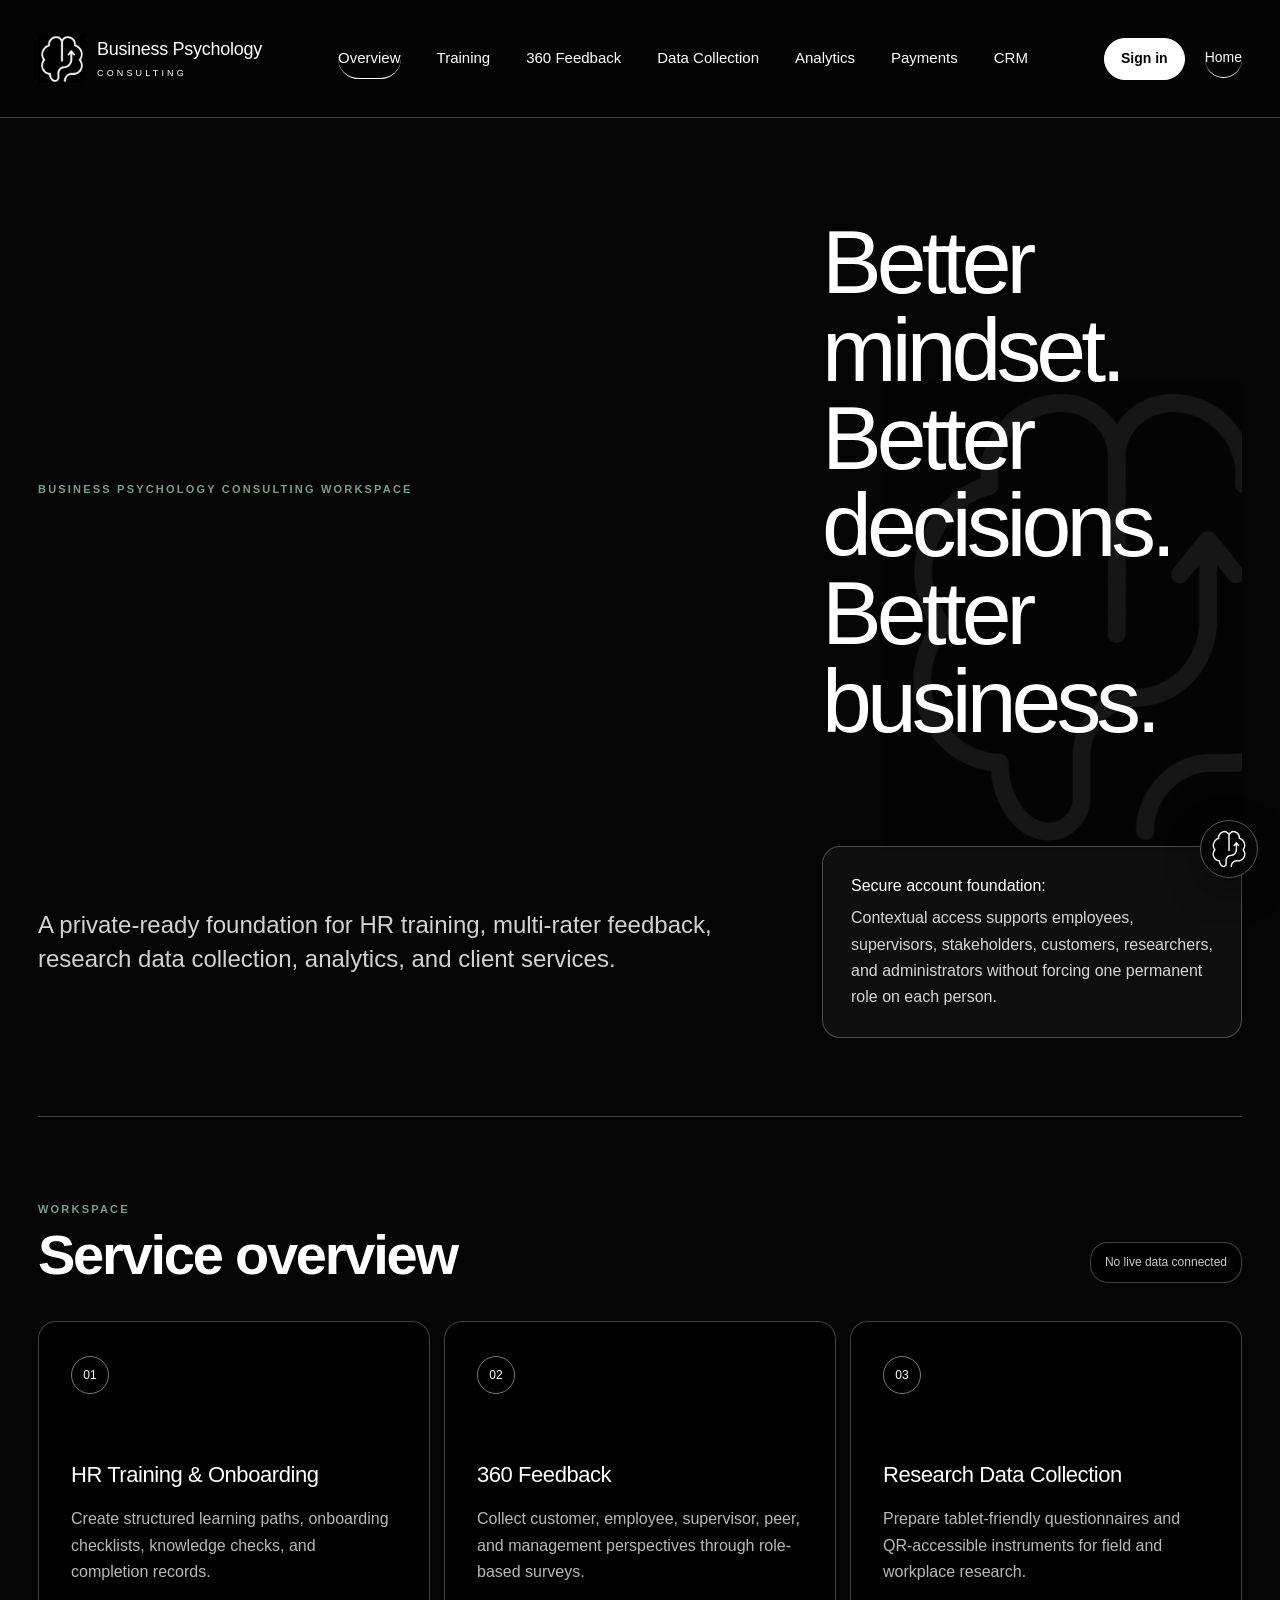
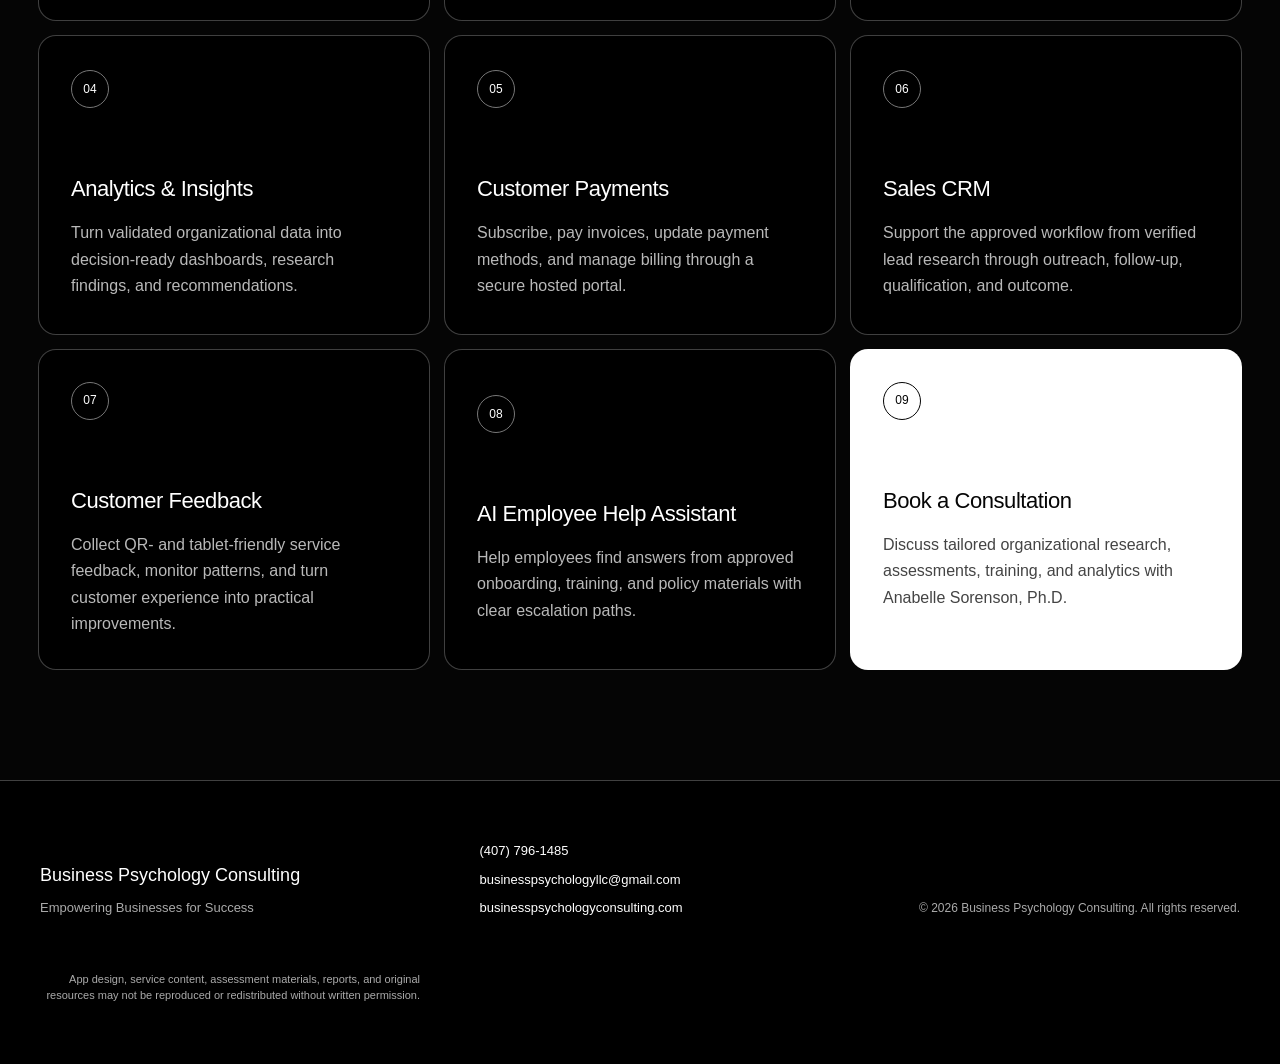
<file: app/index.html>
<!doctype html>
<html lang="en">
<head>
  <meta charset="utf-8">
  <meta name="viewport" content="width=device-width,initial-scale=1,viewport-fit=cover">
  <meta name="theme-color" content="#1d1d1f">
  <meta name="description" content="Business Psychology Consulting client and team workspace">
  <title>Business Psychology Consulting | Workspace</title>
  <link rel="icon" href="../favicon.svg" type="image/svg+xml">
  <link rel="stylesheet" href="styles.css">
  <link rel="stylesheet" href="../chat-agent.css">
</head>
<body>
  <a class="skip-link" href="#workspace">Skip to workspace</a>
  <header class="topbar">
    <a class="brand" href="../index.html" aria-label="Business Psychology Consulting website">
      <img src="../favicon.svg" alt="" width="44" height="44">
      <span><strong>Business Psychology</strong><small>CONSULTING</small></span>
    </a>
    <button class="menu-button" type="button" aria-expanded="false" aria-controls="app-nav">Menu</button>
    <nav id="app-nav" aria-label="Workspace navigation">
      <button class="nav-item active" data-view="overview">Overview</button>
      <button class="nav-item" data-view="training">Training</button>
      <button class="nav-item" data-view="feedback">360 Feedback</button>
      <button class="nav-item" data-view="collection">Data Collection</button>
      <button class="nav-item" data-view="analytics">Analytics</button>
      <button class="nav-item" data-view="billing">Payments</button>
      <button class="nav-item" data-view="crm">CRM</button>
    </nav>
    <div class="topbar-actions"><button id="account-button" class="account-button" type="button" aria-haspopup="dialog" aria-expanded="false">Sign in</button><a class="website-link" href="../index.html">Home</a></div>
  </header>

  <main id="workspace">
    <section class="hero">
      <p class="eyebrow">Business Psychology Consulting Workspace</p>
      <h1>Better mindset.<br>Better decisions.<br><span>Better business.</span></h1>
      <p>A private-ready foundation for HR training, multi-rater feedback, research data collection, analytics, and client services.</p>
      <div class="notice" role="note"><strong>Secure account foundation:</strong> Contextual access supports employees, supervisors, stakeholders, customers, researchers, and administrators without forcing one permanent role on each person.</div>
    </section>

    <section class="view active" id="overview" aria-labelledby="overview-title">
      <div class="section-heading"><div><p class="eyebrow">Workspace</p><h2 id="overview-title">Service overview</h2></div><span class="status">No live data connected</span></div>
      <div class="module-grid">
        <button class="module-card" data-open="training"><span>01</span><h3>HR Training & Onboarding</h3><p>Create structured learning paths, onboarding checklists, knowledge checks, and completion records.</p></button>
        <button class="module-card" data-open="feedback"><span>02</span><h3>360 Feedback</h3><p>Collect customer, employee, supervisor, peer, and management perspectives through role-based surveys.</p></button>
        <button class="module-card" data-open="collection"><span>03</span><h3>Research Data Collection</h3><p>Prepare tablet-friendly questionnaires and QR-accessible instruments for field and workplace research.</p></button>
        <button class="module-card" data-open="analytics"><span>04</span><h3>Analytics & Insights</h3><p>Turn validated organizational data into decision-ready dashboards, research findings, and recommendations.</p></button>
        <button class="module-card" data-open="billing"><span>05</span><h3>Customer Payments</h3><p>Subscribe, pay invoices, update payment methods, and manage billing through a secure hosted portal.</p></button>
        <button class="module-card" data-open="crm"><span>06</span><h3>Sales CRM</h3><p>Support the approved workflow from verified lead research through outreach, follow-up, qualification, and outcome.</p></button>
        <button class="module-card" data-open="customer-feedback"><span>07</span><h3>Customer Feedback</h3><p>Collect QR- and tablet-friendly service feedback, monitor patterns, and turn customer experience into practical improvements.</p></button>
        <button class="module-card" data-open="ai-assistant"><span>08</span><h3>AI Employee Help Assistant</h3><p>Help employees find answers from approved onboarding, training, and policy materials with clear escalation paths.</p></button>
        <a class="module-card consultation" href="https://calendly.com/anabellesor" target="_blank" rel="noopener"><span>09</span><h3>Book a Consultation</h3><p>Discuss tailored organizational research, assessments, training, and analytics with Anabelle Sorenson, Ph.D.</p></a>
      </div>
    </section>

    <section class="view" id="training" aria-labelledby="training-title">
      <div class="section-heading"><div><p class="eyebrow">Module</p><h2 id="training-title">HR Training & Onboarding</h2></div><span class="status">Awaiting authentication</span></div>
      <div class="empty-state"><h3>No training programs have been connected</h3><p>This module will support PowerPoint-based training, e-learning modules, video learning, onboarding checklists, knowledge checks, and competency evaluations.</p><button disabled>Create program after setup</button></div>
    </section>

    <section class="view" id="feedback" aria-labelledby="feedback-title">
      <div class="section-heading"><div><p class="eyebrow">Module</p><h2 id="feedback-title">360 Feedback</h2></div><span class="status">Awaiting authentication</span></div>
      <div class="role-grid">
        <article><h3>Employee</h3><p>Complete assigned training and provide workplace feedback.</p></article>
        <article><h3>Supervisor & Peer</h3><p>Provide structured observations only for assigned relationships.</p></article>
        <article><h3>Management</h3><p>Review authorized aggregate patterns and development priorities.</p></article>
        <article><h3>Stakeholder</h3><p>Contribute project, partner, or organizational perspectives.</p></article>
        <article><h3>Customer</h3><p>Share service feedback through a secure, limited invitation.</p></article>
        <article><h3>Research Participant</h3><p>Complete approved instruments without receiving wider account access.</p></article>
      </div>
      <div class="empty-state compact"><h3>No feedback cycles are active</h3><p>Responses will remain private and role permissions will be enforced after the secure backend is connected.</p></div>
    </section>

    <section class="view" id="collection" aria-labelledby="collection-title">
      <div class="section-heading"><div><p class="eyebrow">Module</p><h2 id="collection-title">Research Data Collection</h2></div><span class="status">No instruments published</span></div>
      <div class="empty-state"><h3>Tablet and QR collection foundation</h3><p>Designed for employee engagement, cultural climate, job satisfaction, turnover intentions, customer feedback, and custom organizational assessments.</p><button disabled>Publish after secure setup</button></div>
    </section>

    <section class="view" id="analytics" aria-labelledby="analytics-title">
      <div class="section-heading"><div><p class="eyebrow">Module</p><h2 id="analytics-title">Analytics & Research Insights</h2></div><span class="status">Demonstration only</span></div>
      <div class="demo-banner"><strong>Illustrative dashboard</strong><p>The values below are intentionally labeled example data. They demonstrate the reporting interface and are not Business Psychology Consulting or client results.</p></div>
      <div class="analytics-grid">
        <figure class="chart-card">
          <figcaption><span>Performance metrics</span><strong>Example organizational performance dimensions</strong></figcaption>
          <div class="bar-chart" role="img" aria-label="Example horizontal bar chart: role clarity 82, manager support 74, team trust 79, growth 67, workload 61">
            <div><span>Role clarity</span><i style="--value:82%"></i><b>82</b></div>
            <div><span>Manager support</span><i style="--value:74%"></i><b>74</b></div>
            <div><span>Team trust</span><i style="--value:79%"></i><b>79</b></div>
            <div><span>Growth</span><i style="--value:67%"></i><b>67</b></div>
            <div><span>Workload</span><i style="--value:61%"></i><b>61</b></div>
          </div>
          <p class="chart-note">Illustrative performance index · 0–100</p>
        </figure>

        <figure class="chart-card">
          <figcaption><span>Trend monitoring</span><strong>Example satisfaction trend</strong></figcaption>
          <svg class="line-chart" viewBox="0 0 520 260" role="img" aria-labelledby="trend-title trend-desc">
            <title id="trend-title">Example six-period satisfaction trend</title>
            <desc id="trend-desc">An illustrative line increases from 58 to 76 with a brief decline during period four.</desc>
            <g class="chart-grid"><path d="M45 35H500M45 90H500M45 145H500M45 200H500"/><path d="M45 25V210"/></g>
            <path class="trend-area" d="M45 175L135 155L225 126L315 140L405 95L495 70L495 210L45 210Z"/>
            <path class="trend-line" d="M45 175L135 155L225 126L315 140L405 95L495 70"/>
            <g class="trend-points"><circle cx="45" cy="175" r="5"/><circle cx="135" cy="155" r="5"/><circle cx="225" cy="126" r="5"/><circle cx="315" cy="140" r="5"/><circle cx="405" cy="95" r="5"/><circle cx="495" cy="70" r="5"/></g>
            <g class="chart-labels"><text x="45" y="235">P1</text><text x="135" y="235">P2</text><text x="225" y="235">P3</text><text x="315" y="235">P4</text><text x="405" y="235">P5</text><text x="495" y="235">P6</text></g>
          </svg>
          <div class="chart-summary"><strong>+18</strong><span>illustrative index-point change</span></div>
        </figure>

        <figure class="chart-card radar-card">
          <figcaption><span>Multi-rater feedback</span><strong>Example 360 profile</strong></figcaption>
          <svg class="radar-chart" viewBox="0 0 360 310" role="img" aria-labelledby="radar-title radar-desc">
            <title id="radar-title">Example 360 feedback profile</title>
            <desc id="radar-desc">Illustrative scores across communication, strategy, coaching, adaptability, and execution.</desc>
            <g class="radar-grid"><polygon points="180,30 319,131 266,294 94,294 41,131"/><polygon points="180,72 274,140 238,250 122,250 86,140"/><polygon points="180,113 230,150 211,207 149,207 130,150"/><path d="M180 30V207M319 131L149 207M266 294L130 150M94 294L230 150M41 131L211 207"/></g>
            <polygon class="radar-value" points="180,57 282,143 241,258 111,267 72,141"/>
            <g class="radar-points"><circle cx="180" cy="57" r="5"/><circle cx="282" cy="143" r="5"/><circle cx="241" cy="258" r="5"/><circle cx="111" cy="267" r="5"/><circle cx="72" cy="141" r="5"/></g>
            <g class="radar-labels"><text x="180" y="18">Communication</text><text x="340" y="126">Strategy</text><text x="285" y="307">Coaching</text><text x="70" y="307">Adaptability</text><text x="20" y="126">Execution</text></g>
          </svg>
          <div class="chart-legend"><span><i></i>Illustrative combined score</span></div>
        </figure>

        <article class="insight-card">
          <p class="eyebrow">Example interpretation</p>
          <h3>From measurement to action</h3>
          <p>A completed client dashboard could identify strengths, gaps, changes over time, and meaningful differences across stakeholder groups.</p>
          <ul><li>Validate measures before drawing conclusions</li><li>Protect respondent confidentiality</li><li>Separate descriptive patterns from causal claims</li><li>Translate results into prioritized recommendations</li></ul>
          <a href="https://calendly.com/anabellesor" target="_blank" rel="noopener">Discuss an analytics project</a>
        </article>
      </div>
    </section>



    <section class="view" id="customer-feedback" aria-labelledby="customer-feedback-title">
      <div class="section-heading"><div><p class="eyebrow">Managed service</p><h2 id="customer-feedback-title">Customer Feedback System</h2></div><span class="status">Awaiting secure setup</span></div>
      <div class="service-detail-grid"><article><h3>Easy participation</h3><p>Customers can respond through secure links, QR codes, or tablet-friendly questionnaires without receiving unnecessary organization access.</p></article><article><h3>Actionable measurement</h3><p>Track service experience, relationship quality, satisfaction, and client-specific priorities using appropriately designed measures.</p></article><article><h3>Recurring interpretation</h3><p>Review aggregate patterns and recurring summaries that distinguish descriptive findings from unsupported causal claims.</p></article></div>
      <div class="empty-state compact"><h3>No customer feedback project is active</h3><p>Each client engagement will use its own instruments, permissions, confidentiality rules, and reporting schedule.</p></div>
    </section>

    <section class="view" id="ai-assistant" aria-labelledby="ai-assistant-title">
      <div class="section-heading"><div><p class="eyebrow">Managed service</p><h2 id="ai-assistant-title">AI Employee Help Assistant</h2></div><span class="status">Controlled knowledge only</span></div>
      <div class="service-detail-grid"><article><h3>Approved sources</h3><p>Answers are grounded in client-approved onboarding, training, and policy materials rather than unrestricted or invented company information.</p></article><article><h3>Role-aware access</h3><p>Employees receive only the information authorized for their organization, project, and account context.</p></article><article><h3>Human escalation</h3><p>Questions involving exceptions, sensitive decisions, or unavailable information are directed to the appropriate organizational contact.</p></article></div>
      <div class="empty-state compact"><h3>No organization knowledge base is connected</h3><p>The assistant activates only after approved source materials, privacy rules, and escalation contacts are configured.</p></div>
    </section>

    <section class="view" id="billing" aria-labelledby="billing-title">
      <div class="section-heading"><div><p class="eyebrow">Customer portal</p><h2 id="billing-title">Payments & Subscriptions</h2></div><span class="status" id="billing-status">Secure checkout setup</span></div>
      <div class="billing-intro">
        <div><h3>Simple, automatic monthly billing</h3><p>Choose a service plan or open the secure billing portal to manage payment methods, invoices, and subscription status. Business Psychology Consulting does not receive or store your complete card number.</p></div>
        <button class="billing-manage" type="button" data-billing-link="portal">Manage existing billing</button>
      </div>
      <div class="plan-grid">
        <article class="plan-card"><p class="eyebrow">Essentials</p><h3>$499<span>/month</span></h3><p>For smaller organizations building a consistent feedback and performance-measurement process.</p><ul><li>Monthly employee or customer survey</li><li>Up to 25 active participants</li><li>One onboarding checklist</li><li>Performance metrics dashboard</li><li>Monthly summary</li></ul><button type="button" data-billing-link="essentials">Subscribe securely</button></article>
        <article class="plan-card featured"><p class="eyebrow">Growth</p><h3>$899<span>/month</span></h3><p>For growing organizations that need training, multi-rater feedback, and continuing insights.</p><ul><li>Up to 75 participants</li><li>Onboarding and training portal</li><li>Quarterly 360 feedback cycle</li><li>Employee and customer feedback</li><li>Monthly performance dashboard</li><li>One monthly consultation</li></ul><button type="button" data-billing-link="growth">Subscribe securely</button></article>
        <article class="plan-card"><p class="eyebrow">Strategic Insights</p><h3>$1,499<span>/month</span></h3><p>For organizations requiring customized measurement, research, and strategic interpretation.</p><ul><li>Up to 200 participants</li><li>Multiple stakeholder groups</li><li>Customized assessments</li><li>Advanced performance analytics</li><li>Quarterly research report</li><li>Priority consultation and support</li></ul><button type="button" data-billing-link="strategic">Subscribe securely</button></article>
      </div>
      <div class="payment-trust"><strong>Secure payment handling</strong><p>Checkout opens on the payment processor’s encrypted page. Subscription activation is confirmed only after the processor verifies payment.</p><a href="mailto:businesspsychologyllc@gmail.com?subject=Custom%20service%20proposal">Request a custom proposal</a></div>
    </section>

    <section class="view" id="crm" aria-labelledby="crm-title">
      <div class="section-heading"><div><p class="eyebrow">Module</p><h2 id="crm-title">Sales CRM</h2></div><span class="status connected">Live Google Sheet connected</span></div>
      <ol class="workflow" aria-label="Sales workflow">
        <li>Find</li><li>Research</li><li>Verify email</li><li>Approve</li><li>Send</li><li>Follow up</li><li>Reply</li><li>Qualify</li><li>Meet</li><li>Won / Lost</li>
      </ol>
      <div class="crm-access-note">
        <div><strong>Access-controlled workspace</strong><p>Sign in with a Google account that has permission to the master CRM. The Sheet remains the source of truth for approvals, follow-ups, replies, and outcomes.</p></div>
        <a class="crm-open-button" href="https://docs.google.com/spreadsheets/d/17ohN8N_C8J54A_lTX8icMCtzMeDAB8zLsQCmQFx11KY/edit#gid=1067454422" target="_blank" rel="noopener">Open Live CRM</a>
      </div>
      <div class="crm-frame-wrap">
        <iframe
          class="crm-frame"
          title="Business Psychology Consulting live Google Sheets CRM"
          src="https://docs.google.com/spreadsheets/d/17ohN8N_C8J54A_lTX8icMCtzMeDAB8zLsQCmQFx11KY/edit?rm=minimal#gid=1067454422"
          loading="lazy"
          referrerpolicy="no-referrer"
          allow="clipboard-read; clipboard-write"
        ></iframe>
      </div>
      <p class="tracking-note">Email opens remain unavailable unless a consent-aware tracking provider is connected. Gmail send and reply activity should not be treated as proof of an open.</p>
    </section>
  </main>

  <dialog id="auth-dialog" class="auth-dialog" aria-labelledby="auth-title">
    <button id="auth-close" class="auth-close" type="button" aria-label="Close sign in">×</button>
    <div class="auth-brand"><img src="../favicon.svg" alt="" width="50" height="50"><div><strong>Business Psychology</strong><small>CONSULTING</small></div></div>
    <p class="eyebrow">Secure workspace</p><h2 id="auth-title">Sign in to your account</h2>
    <p>Your access adapts to each organization, project, and feedback assignment.</p>
    <form id="auth-form"><label>Email<input name="email" type="email" autocomplete="username" required></label><label>Password<input name="password" type="password" autocomplete="current-password" required></label><button type="submit">Sign in</button></form>
    <p id="auth-message" class="auth-message" role="status"></p>
  </dialog>
  <aside id="account-panel" class="account-panel" hidden aria-label="Account and access context"></aside>

  <footer>
    <div><strong>Business Psychology Consulting</strong><p>Empowering Businesses for Success</p></div>
    <div><a href="tel:+14077961485">(407) 796-1485</a><a href="mailto:businesspsychologyllc@gmail.com">businesspsychologyllc@gmail.com</a><a href="https://businesspsychologyconsulting.com">businesspsychologyconsulting.com</a></div>
    <p>© 2026 Business Psychology Consulting. All rights reserved.</p><p class="app-copyright">App design, service content, assessment materials, reports, and original resources may not be reproduced or redistributed without written permission.</p>
  </footer>
  <script src="config.js"></script>
  <script src="app.js"></script>
  <script src="auth.js"></script>
  <script src="billing.js"></script>
  <script src="../chat-agent.js" defer></script>
</body>
</html>
</file>
<file: app/styles.css>
:root{
  --black:#050505;
  --panel:#151515;
  --panel-soft:#242424;
  --white:#fff;
  --paper:#f3f2ef;
  --green:#7d9d8c;
  --line:rgba(255,255,255,.25);
  --max:1280px;
}
*{box-sizing:border-box}
html{scroll-behavior:smooth;background:var(--black)}
body{
  margin:0;
  background:var(--black);
  color:var(--white);
  font-family:"SF Pro Display","SF Pro Text",-apple-system,BlinkMacSystemFont,"Helvetica Neue",Arial,sans-serif;
  font-weight:400;
  line-height:1.55;
  -webkit-font-smoothing:antialiased;
}
button,a{font:inherit}
.skip-link{position:fixed;left:16px;top:-80px;z-index:100;background:#fff;color:#111;padding:12px 16px}
.skip-link:focus{top:16px}

.topbar{
  position:sticky;top:0;z-index:20;
  height:118px;
  max-width:var(--max);margin:auto;
  padding:0 38px;
  display:grid;grid-template-columns:auto 1fr auto;align-items:center;gap:32px;
  background:rgba(5,5,5,.96);
  border-bottom:1px solid var(--line);
  backdrop-filter:blur(20px);
}
.brand{display:inline-flex;align-items:center;gap:11px;color:inherit;text-decoration:none;min-width:max-content}
.brand img{width:48px;height:48px;object-fit:contain;background:#000}
.brand span{display:grid}
.brand strong{font-size:18px;font-weight:500;letter-spacing:-.015em}
.brand small{margin-top:3px;font-size:9px;font-weight:500;letter-spacing:.35em}
nav{display:flex;justify-content:center;gap:36px}
.nav-item,.menu-button{
  border:0;border-bottom:1px solid transparent;background:transparent;color:#fff;
  padding:8px 0;cursor:pointer;font-size:15px;font-weight:500;
}
.nav-item:hover,.nav-item:focus-visible,.nav-item.active{border-color:#fff;outline:none}
.website-link{color:#fff;text-decoration:none;font-size:14px;border-bottom:1px solid #fff;padding:8px 0}
.menu-button{display:none}

main{max-width:var(--max);margin:auto;padding:0 38px 110px}
.hero{
  position:relative;
  min-height:620px;
  display:grid;grid-template-columns:minmax(0,1fr) minmax(300px,420px);
  gap:70px;align-items:center;
  padding:85px 0 78px;
  border-bottom:1px solid var(--line);
  overflow:hidden;
}
.hero::after{
  content:"";
  position:absolute;right:-110px;top:50%;transform:translateY(-50%);
  width:470px;height:470px;
  background:url("../favicon.svg") center/contain no-repeat;
  opacity:.065;pointer-events:none;
}
.hero>*{position:relative;z-index:1}
.hero h1{
  margin:16px 0 30px;
  max-width:850px;
  font-size:clamp(58px,7vw,90px);
  font-weight:500;line-height:.98;letter-spacing:-.055em;
}
.hero h1 span{color:#fff}
.hero>p:not(.eyebrow){max-width:700px;margin:0;color:#d2d2d2;font-size:24px;line-height:1.4}
.eyebrow{margin:0;text-transform:uppercase;letter-spacing:.2em;font-size:11px;font-weight:600;color:var(--green)}
.notice{
  align-self:end;
  padding:26px 28px;
  border:1px solid var(--line);
  background:rgba(255,255,255,.045);
  color:#d6d6d6;
  line-height:1.65;
}
.notice strong{display:block;margin-bottom:6px;color:#fff;font-weight:500}

.view{display:none;padding-top:84px;animation:fade .3s ease}
.view.active{display:block}
.section-heading{display:flex;align-items:end;justify-content:space-between;gap:24px;margin:0 0 38px}
.section-heading h2{margin:9px 0 0;font-size:clamp(42px,5vw,56px);font-weight:600;line-height:1;letter-spacing:-.04em}
.status{
  white-space:nowrap;
  border:1px solid var(--line);
  background:#000;color:#ccc;
  padding:10px 14px;
  font-size:12px;font-weight:500;
}
.module-grid{display:grid;grid-template-columns:repeat(3,1fr);gap:1px;background:var(--line);border:1px solid var(--line)}
.module-card{
  appearance:none;display:block;text-align:left;min-height:300px;
  border:0;background:#000;color:#fff;padding:32px;
  text-decoration:none;cursor:pointer;
  transition:background .25s ease;
}
.module-card:hover,.module-card:focus-visible{background:var(--panel);outline:1px solid #fff;outline-offset:-1px}
.module-card span{
  display:inline-grid;place-items:center;width:38px;height:38px;
  border:1px solid #777;border-radius:50%;background:transparent;color:#fff;font-size:12px;
}
.module-card h3{margin:64px 0 14px;font-size:22px;font-weight:500;letter-spacing:-.02em}
.module-card p{margin:0;color:#b9b9b9;line-height:1.65}
.module-card.consultation{background:#fff;color:#050505}
.module-card.consultation:hover,.module-card.consultation:focus-visible{background:var(--paper);outline-color:#000}
.module-card.consultation span{border-color:#050505;color:#050505}
.module-card.consultation p{color:#444}

.empty-state{
  display:grid;place-items:center;text-align:center;min-height:390px;padding:55px;
  border:1px solid var(--line);background:var(--panel);
}
.empty-state.compact{min-height:220px;margin-top:28px}
.empty-state h3{margin:0 0 14px;font-size:30px;font-weight:500;letter-spacing:-.03em}
.empty-state p{max-width:720px;margin:0;color:#bbb;line-height:1.7}
.empty-state button{margin-top:26px;border:1px solid #555;padding:12px 18px;background:#222;color:#888}
.role-grid{display:grid;grid-template-columns:repeat(4,1fr);gap:1px;background:var(--line);border:1px solid var(--line)}
.role-grid article{background:#000;color:#fff;padding:30px;min-height:220px}
.role-grid h3{margin:0 0 58px;font-size:21px;font-weight:500}
.role-grid p{margin:0;color:#bdbdbd;line-height:1.6}
.workflow{list-style:none;padding:0;margin:0;display:flex;overflow-x:auto;gap:1px;background:var(--line);border:1px solid var(--line);scroll-snap-type:x mandatory}
.workflow li{scroll-snap-align:start;min-width:140px;padding:24px 18px;background:#000;font-size:14px;font-weight:500;text-align:center}
.workflow li:nth-child(4),.workflow li:nth-child(8),.workflow li:nth-child(10){background:#fff;color:#000}

footer{
  max-width:var(--max);margin:auto;
  display:grid;grid-template-columns:1fr 1fr auto;gap:45px;align-items:end;
  padding:60px 40px;
  border-top:1px solid var(--line);
  background:#000;color:#ddd;font-size:13px;
}
footer strong{color:#fff;font-size:18px;font-weight:500}
footer p{margin:8px 0 0;color:#aaa}
footer div:nth-child(2){display:grid;gap:8px}
footer a{color:#fff;text-decoration:none}
footer a:hover,footer a:focus-visible{text-decoration:underline}
footer>p{font-size:12px;text-align:right}

@keyframes fade{from{opacity:.15;transform:translateY(8px)}to{opacity:1;transform:none}}
@media(max-width:1050px){
  .topbar{grid-template-columns:auto auto 1fr;height:82px;padding:0 22px}
  .menu-button{display:block;justify-self:end}
  .website-link{display:none}
  nav{display:none;position:absolute;top:82px;left:0;right:0;padding:22px;flex-direction:column;align-items:stretch;gap:10px;background:#000;border-top:1px solid #333}
  nav.open{display:flex}.nav-item{text-align:left;min-height:44px}
  .hero{grid-template-columns:1fr;gap:38px}.notice{max-width:680px}
  .module-grid{grid-template-columns:repeat(2,1fr)}
  .role-grid{grid-template-columns:repeat(2,1fr)}
}
@media(max-width:700px){
  main{padding:0 22px 78px}
  .topbar{padding:0 18px;gap:8px}
  .brand strong{font-size:14px}.brand img{width:40px;height:40px}
  .hero{min-height:540px;padding:64px 0 55px}
  .hero::after{right:-95px;width:310px;height:310px}
  .hero h1{font-size:clamp(48px,14vw,64px)}
  .hero>p:not(.eyebrow){font-size:20px}
  .section-heading{align-items:flex-start;flex-direction:column}
  .module-grid,.role-grid{grid-template-columns:1fr}
  .module-card{min-height:270px}
  .status{white-space:normal}
  .empty-state{min-height:320px;padding:38px 22px}
  footer{grid-template-columns:1fr;align-items:start;padding:48px 24px calc(48px + env(safe-area-inset-bottom))}
  footer>p{text-align:left}
}


.demo-banner{margin-bottom:1px;padding:22px 26px;display:flex;align-items:center;justify-content:space-between;gap:30px;border:1px solid var(--line);background:#fff;color:#050505}
.demo-banner strong{font-size:16px;font-weight:600;white-space:nowrap}.demo-banner p{max-width:760px;margin:0;color:#444;line-height:1.55}
.analytics-grid{display:grid;grid-template-columns:repeat(2,minmax(0,1fr));gap:1px;background:var(--line);border:1px solid var(--line)}
.chart-card,.insight-card{min-width:0;margin:0;padding:30px;background:#0a0a0a}
.chart-card figcaption{display:grid;gap:5px;margin-bottom:28px}.chart-card figcaption span{color:var(--green);font-size:11px;font-weight:600;letter-spacing:.16em;text-transform:uppercase}.chart-card figcaption strong{font-size:20px;font-weight:500}
.bar-chart{display:grid;gap:15px}.bar-chart div{display:grid;grid-template-columns:118px 1fr 28px;gap:12px;align-items:center;font-size:12px}.bar-chart span{color:#ccc}.bar-chart i{position:relative;height:9px;background:#292929;overflow:hidden}.bar-chart i::after{content:"";position:absolute;inset:0 auto 0 0;width:var(--value);background:#fff}.bar-chart b{font-weight:500;text-align:right}.chart-note{margin:22px 0 0;color:#777;font-size:11px}
.line-chart{display:block;width:100%;height:auto;overflow:visible}.chart-grid path{fill:none;stroke:#343434;stroke-width:1}.trend-area{fill:rgba(125,157,140,.14)}.trend-line{fill:none;stroke:#fff;stroke-width:3}.trend-points circle{fill:#7d9d8c;stroke:#050505;stroke-width:2}.chart-labels text{fill:#888;font-size:11px;text-anchor:middle}.chart-summary{display:flex;align-items:baseline;gap:10px;margin-top:8px}.chart-summary strong{font-size:28px;font-weight:500}.chart-summary span{color:#888;font-size:12px}
.radar-card{overflow:hidden}.radar-chart{display:block;width:min(100%,390px);height:auto;margin:auto;overflow:visible}.radar-grid polygon,.radar-grid path{fill:none;stroke:#333;stroke-width:1}.radar-value{fill:rgba(125,157,140,.2);stroke:#fff;stroke-width:2}.radar-points circle{fill:#7d9d8c}.radar-labels text{fill:#aaa;font-size:10px;text-anchor:middle}.chart-legend{display:flex;justify-content:center;color:#888;font-size:11px}.chart-legend i{display:inline-block;width:9px;height:9px;margin-right:7px;background:#7d9d8c}
.insight-card{display:flex;flex-direction:column;justify-content:center;min-height:430px}.insight-card h3{margin:12px 0 18px;font-size:34px;font-weight:500;letter-spacing:-.035em}.insight-card>p:not(.eyebrow){color:#bbb;line-height:1.7}.insight-card ul{margin:14px 0 26px;padding-left:18px;color:#bbb;line-height:1.8}.insight-card a{align-self:flex-start;padding:12px 17px;background:#fff;color:#050505;text-decoration:none;font-size:13px;font-weight:600}.insight-card a:hover,.insight-card a:focus-visible{background:var(--paper);outline:2px solid #fff;outline-offset:2px}
@media(max-width:850px){.analytics-grid{grid-template-columns:1fr}.demo-banner{align-items:flex-start;flex-direction:column;gap:8px}}
@media(max-width:500px){.chart-card,.insight-card{padding:24px 18px}.bar-chart div{grid-template-columns:96px 1fr 24px;gap:8px}.radar-chart{width:90%}.demo-banner{padding:20px}.insight-card{min-height:380px}}

.status.connected{border-color:#789185;color:#dce7e1}
.crm-access-note{margin-top:28px;display:flex;align-items:center;justify-content:space-between;gap:28px;padding:24px 26px;border:1px solid var(--line);background:var(--panel)}
.crm-access-note strong{display:block;margin-bottom:6px;font-size:17px;font-weight:500;color:#fff}
.crm-access-note p{max-width:760px;margin:0;color:#bdbdbd;line-height:1.6}
.crm-open-button{flex:0 0 auto;display:inline-flex;align-items:center;justify-content:center;min-height:46px;padding:12px 20px;background:#fff;color:#050505;text-decoration:none;font-size:14px;font-weight:600}
.crm-open-button:hover,.crm-open-button:focus-visible{background:var(--paper);outline:2px solid #fff;outline-offset:2px}
.crm-frame-wrap{margin-top:1px;height:min(720px,72vh);min-height:520px;border:1px solid var(--line);background:#fff;overflow:hidden}
.crm-frame{display:block;width:100%;height:100%;border:0;background:#fff}
.tracking-note{margin:18px 0 0;padding-left:15px;border-left:2px solid var(--green);color:#aaa;font-size:13px;line-height:1.65}
@media(max-width:700px){.crm-access-note{align-items:flex-start;flex-direction:column;padding:22px}.crm-open-button{width:100%}.crm-frame-wrap{height:68vh;min-height:470px}}

@media(prefers-reduced-motion:reduce){*{scroll-behavior:auto!important;animation:none!important;transition:none!important}}

/* Contextual account access */
.topbar-actions{display:flex;align-items:center;gap:20px}
.account-button{min-height:42px;padding:9px 16px;border:1px solid #fff;background:#fff;color:#050505;cursor:pointer;font-size:14px;font-weight:600}
.account-button:hover,.account-button:focus-visible{background:var(--paper);outline:2px solid #fff;outline-offset:2px}
.auth-dialog{width:min(92vw,520px);padding:0;border:1px solid #555;background:#111;color:#fff;box-shadow:0 28px 90px rgba(0,0,0,.75)}
.auth-dialog::backdrop{background:rgba(0,0,0,.8);backdrop-filter:blur(8px)}
.auth-dialog[open]{padding:38px}
.auth-close{position:absolute;right:18px;top:14px;border:0;background:transparent;color:#fff;font-size:30px;line-height:1;cursor:pointer}
.auth-brand{display:flex;align-items:center;gap:14px;margin-bottom:42px}.auth-brand img{background:#000}.auth-brand div{display:grid}.auth-brand strong{font-size:18px;font-weight:500}.auth-brand small{margin-top:3px;font-size:9px;letter-spacing:.35em}
.auth-dialog h2{margin:10px 0 12px;font-size:36px;line-height:1.05;letter-spacing:-.04em}.auth-dialog>p:not(.eyebrow,.auth-message){margin:0;color:#bbb}
#auth-form{display:grid;gap:18px;margin-top:30px}#auth-form label{display:grid;gap:7px;color:#ddd;font-size:13px;font-weight:500}#auth-form input{width:100%;min-height:48px;border:1px solid #555;border-radius:8px;background:#050505;color:#fff;padding:11px 13px;font-size:16px}#auth-form input:focus{outline:2px solid #fff;outline-offset:2px}#auth-form button{min-height:48px;border:0;border-radius:8px;background:#fff;color:#050505;font-weight:600;cursor:pointer}#auth-form button:disabled{background:#555;color:#bbb;cursor:not-allowed}
.auth-message{min-height:22px;margin:18px 0 0;color:#bfcfc6;font-size:13px;line-height:1.55}.auth-message[data-type=error]{color:#ffb7b7}
.account-panel{position:fixed;right:24px;top:104px;z-index:40;width:min(92vw,390px);max-height:calc(100vh - 130px);overflow:auto;padding:24px;border:1px solid #555;background:#111;color:#fff;box-shadow:0 24px 70px rgba(0,0,0,.75)}
.account-panel-head{display:flex;align-items:flex-start;justify-content:space-between;gap:16px;padding-bottom:20px;border-bottom:1px solid #333}.account-panel-head div{display:grid;gap:3px}.account-panel-head small,.context-block small{color:#999;font-size:11px;text-transform:uppercase;letter-spacing:.12em}.account-panel-head strong{font-size:18px;font-weight:500}.account-panel-head button{border:0;background:transparent;color:#fff;font-size:28px;cursor:pointer}
.context-label{display:grid;gap:8px;margin-top:22px;color:#aaa;font-size:12px}.context-label select{width:100%;min-height:44px;border:1px solid #555;border-radius:7px;background:#050505;color:#fff;padding:8px 10px;font-size:14px}
.context-block{margin-top:22px}.role-chips{display:flex;flex-wrap:wrap;gap:7px;margin-top:10px}.role-chips span{padding:6px 9px;border:1px solid #667b70;border-radius:999px;color:#dce7e1;font-size:12px}.context-block ul{margin:10px 0 0;padding-left:18px;color:#ccc;font-size:13px;line-height:1.8}.account-empty{color:#bbb;line-height:1.6}.sign-out{width:100%;min-height:44px;margin-top:24px;border:1px solid #666;background:transparent;color:#fff;cursor:pointer}
@media(max-width:1050px){.topbar-actions{justify-self:end}.account-panel{top:94px}.website-link{display:none}}
@media(max-width:700px){.topbar{grid-template-columns:auto 1fr auto}.topbar-actions{gap:8px}.account-button{padding:8px 11px;font-size:12px}.auth-dialog[open]{padding:30px 22px}.auth-dialog h2{font-size:31px}.account-panel{right:12px;top:88px}.role-grid{grid-template-columns:1fr}}


/* Customer payment portal */
.billing-intro{display:flex;align-items:center;justify-content:space-between;gap:42px;padding:30px;border:1px solid var(--line);background:#0a0a0a}.billing-intro h3{margin:0 0 9px;font-size:25px;font-weight:500;letter-spacing:-.025em}.billing-intro p{max-width:760px;margin:0;color:#bbb;line-height:1.65}.billing-manage,.plan-card button{flex:0 0 auto;min-height:46px;border:0;border-radius:8px;background:#fff;color:#050505;padding:12px 18px;font-weight:600;cursor:pointer}.billing-manage:disabled,.plan-card button:disabled{background:#484848;color:#aaa;cursor:not-allowed}
.plan-grid{display:grid;grid-template-columns:repeat(3,1fr);gap:1px;margin-top:1px;background:var(--line);border:1px solid var(--line)}.plan-card{display:flex;flex-direction:column;min-height:560px;padding:30px;background:#080808}.plan-card.featured{background:#171717}.plan-card h3{margin:14px 0 16px;font-size:35px;font-weight:500;letter-spacing:-.04em}.plan-card h3 span{font-size:14px;color:#aaa;letter-spacing:0}.plan-card>p:not(.eyebrow){min-height:75px;margin:0;color:#bbb;line-height:1.6}.plan-card ul{flex:1;margin:26px 0;padding-left:18px;color:#ddd;line-height:1.85}.plan-card button{width:100%}
.payment-trust{display:grid;grid-template-columns:auto 1fr auto;align-items:center;gap:22px;margin-top:1px;padding:24px 28px;border:1px solid var(--line);background:#fff;color:#050505}.payment-trust strong{font-weight:600}.payment-trust p{margin:0;color:#444;font-size:13px}.payment-trust a{color:#050505;font-size:13px;font-weight:600}
@media(max-width:960px){.plan-grid{grid-template-columns:1fr}.plan-card{min-height:0}.plan-card>p:not(.eyebrow){min-height:0}.payment-trust{grid-template-columns:1fr}}
@media(max-width:700px){.billing-intro{align-items:flex-start;flex-direction:column;padding:24px}.billing-manage{width:100%}.plan-card{padding:26px 22px}}


/* Rounded workspace components */
:where(.module-card,.notice,.status,.empty-state,.role-grid article,.chart-card,.insight-card,.demo-banner,.crm-access-note,.crm-frame-wrap,.billing-intro,.plan-card,.payment-trust,.auth-dialog,.account-panel,.service-detail-grid article){border-radius:18px}
:where(.nav-item,.menu-button,.website-link,.account-button,.crm-open-button,.insight-card a,.billing-manage,.plan-card button,.sign-out,#auth-form button,#auth-form input,.context-label select){border-radius:999px}
.module-grid,.role-grid,.analytics-grid,.plan-grid{background:transparent;border:0;gap:14px}.module-card,.role-grid article,.chart-card,.insight-card,.plan-card{border:1px solid var(--line);overflow:hidden}
.workflow{border-radius:999px;overflow-x:auto}.workflow li:first-child{border-radius:999px 0 0 999px}.workflow li:last-child{border-radius:0 999px 999px 0}
.service-detail-grid{display:grid;grid-template-columns:repeat(3,1fr);gap:14px}.service-detail-grid article{min-height:260px;padding:28px;border:1px solid var(--line);background:#0a0a0a}.service-detail-grid h3{margin:0 0 58px;font-size:22px;font-weight:500}.service-detail-grid p{margin:0;color:#bbb;line-height:1.65}.app-copyright{max-width:380px;font-size:11px!important;line-height:1.5}
@media(max-width:900px){.service-detail-grid{grid-template-columns:1fr}.service-detail-grid article{min-height:210px}}
</file>
<file: chat-agent.css>
.bpc-chat-launch{position:fixed;right:22px;bottom:22px;z-index:500;width:58px;height:58px;border:1px solid #555;border-radius:50%;display:grid;place-items:center;background:#050505;color:#fff;box-shadow:0 12px 35px rgba(0,0,0,.38);cursor:pointer}.bpc-chat-launch img{width:38px;height:38px;object-fit:contain}.bpc-chat-launch:hover,.bpc-chat-launch:focus-visible{background:#1d1d1f;outline:2px solid #fff;outline-offset:3px}.bpc-chat{position:fixed;right:22px;bottom:92px;z-index:501;width:min(390px,calc(100vw - 28px));height:min(620px,calc(100dvh - 120px));display:none;grid-template-rows:auto 1fr auto;background:#050505;color:#fff;border:1px solid #555;box-shadow:0 22px 70px rgba(0,0,0,.6);font-family:"SF Pro Display","SF Pro Text",-apple-system,BlinkMacSystemFont,"Helvetica Neue",Arial,sans-serif}.bpc-chat.open{display:grid}.bpc-chat-head{display:flex;align-items:center;gap:12px;padding:16px;border-bottom:1px solid #333}.bpc-chat-head img{width:42px;height:42px;object-fit:contain}.bpc-chat-head div{display:grid;line-height:1.25}.bpc-chat-head strong{font-size:15px;font-weight:600}.bpc-chat-head small{margin-top:3px;color:#9fb3a8;font-size:11px}.bpc-chat-close{margin-left:auto;border:0;background:transparent;color:#fff;font-size:27px;line-height:1;cursor:pointer}.bpc-chat-log{overflow-y:auto;padding:16px;scroll-behavior:smooth}.bpc-message{max-width:86%;margin:0 0 12px;padding:11px 13px;border:1px solid #333;background:#151515;color:#eee;font-size:14px;line-height:1.55;white-space:pre-line}.bpc-message.user{margin-left:auto;background:#fff;color:#050505;border-color:#fff}.bpc-message a{color:inherit;text-decoration:underline}.bpc-quick{display:flex;flex-wrap:wrap;gap:7px;margin:4px 0 16px}.bpc-quick button{border:1px solid #5d7568;background:transparent;color:#fff;padding:8px 10px;font-size:12px;cursor:pointer}.bpc-quick button:hover,.bpc-quick button:focus-visible{background:#7d9d8c;color:#050505;outline:none}.bpc-chat-form{display:grid;grid-template-columns:1fr auto;gap:8px;padding:12px;border-top:1px solid #333;background:#050505}.bpc-chat-form input{min-width:0;height:44px;margin:0;padding:10px 12px;border:1px solid #555!important;border-radius:0!important;background:#111!important;color:#fff!important}.bpc-chat-form button{width:58px;border:0;background:#fff;color:#050505;font-weight:600;cursor:pointer}.bpc-chat-disclaimer{grid-column:1/-1;margin:0;color:#888;font-size:10px;line-height:1.35}@media(max-width:600px){.bpc-chat-launch{right:14px;bottom:14px}.bpc-chat{inset:0;width:100%;height:100dvh;border:0}.bpc-chat-head{padding-top:calc(16px + env(safe-area-inset-top))}.bpc-chat-form{padding-bottom:calc(12px + env(safe-area-inset-bottom))}}@media(prefers-reduced-motion:reduce){.bpc-chat-log{scroll-behavior:auto}}
</file>
